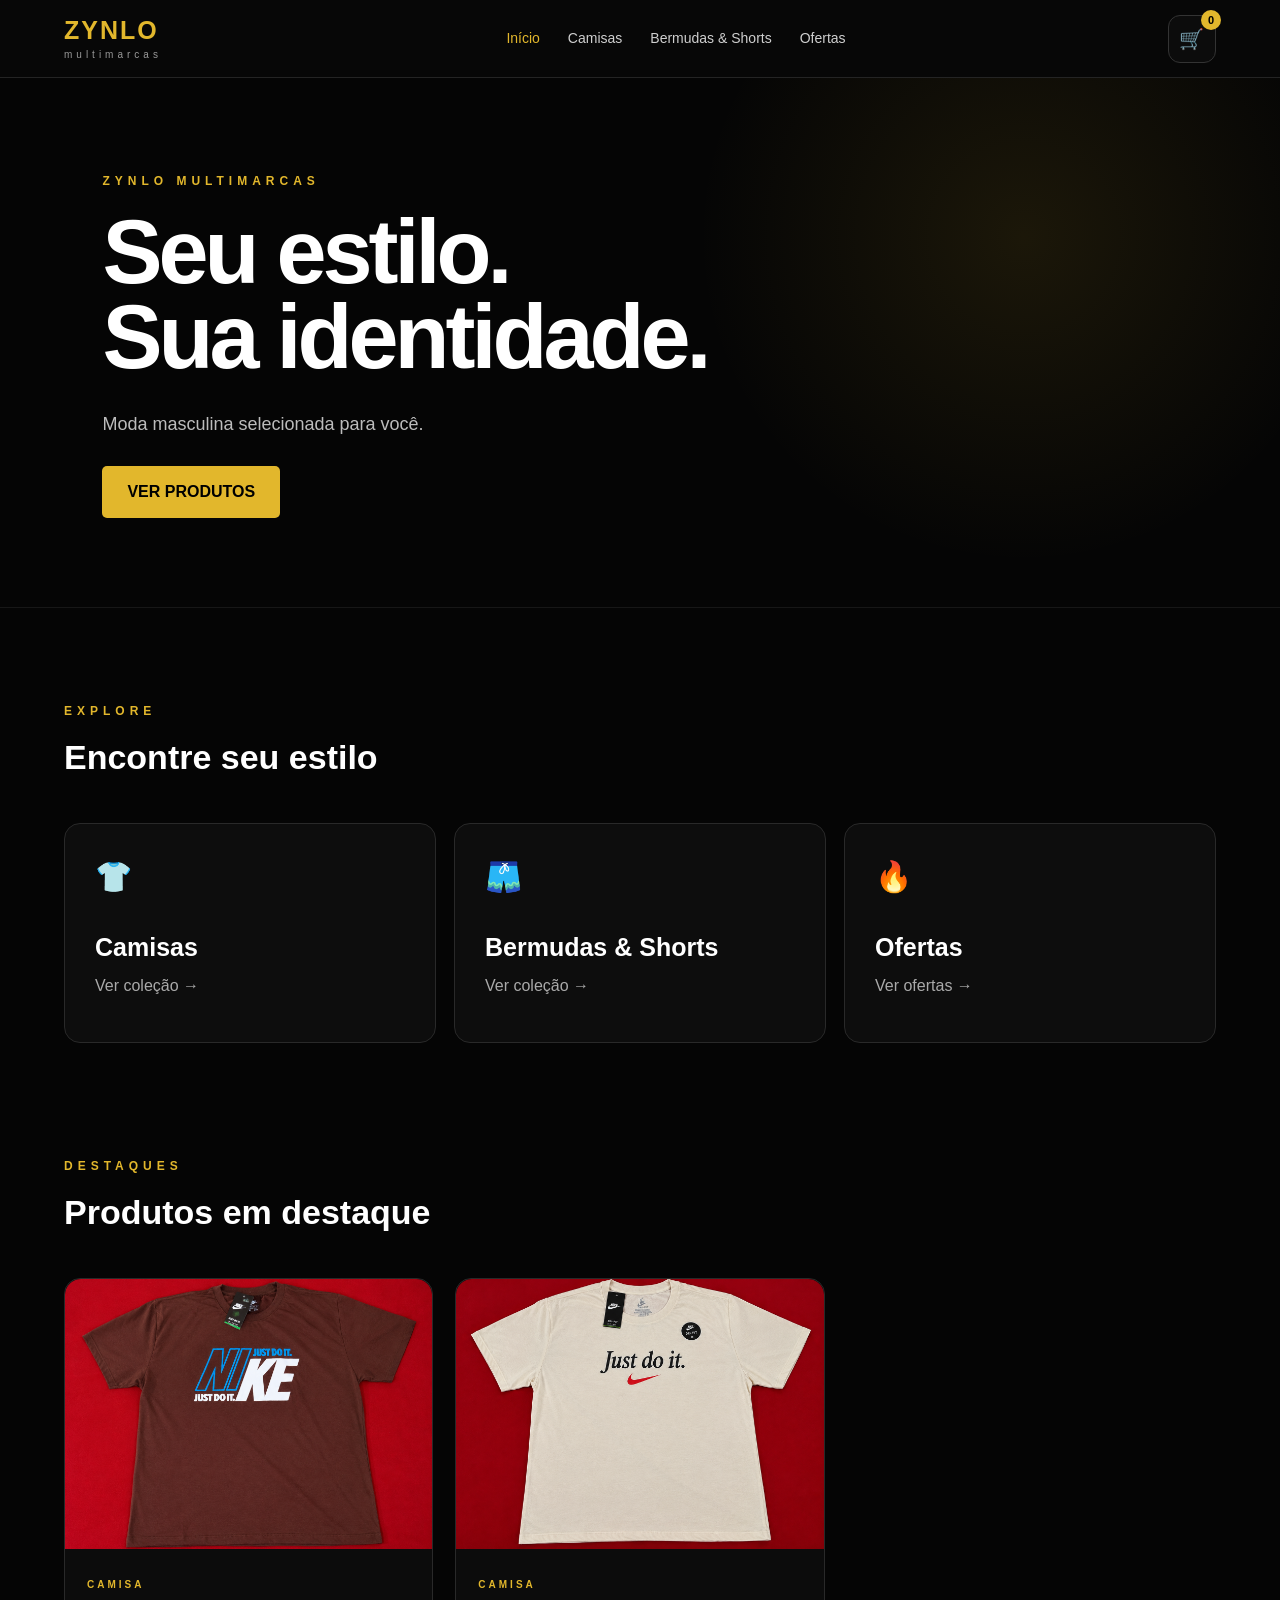
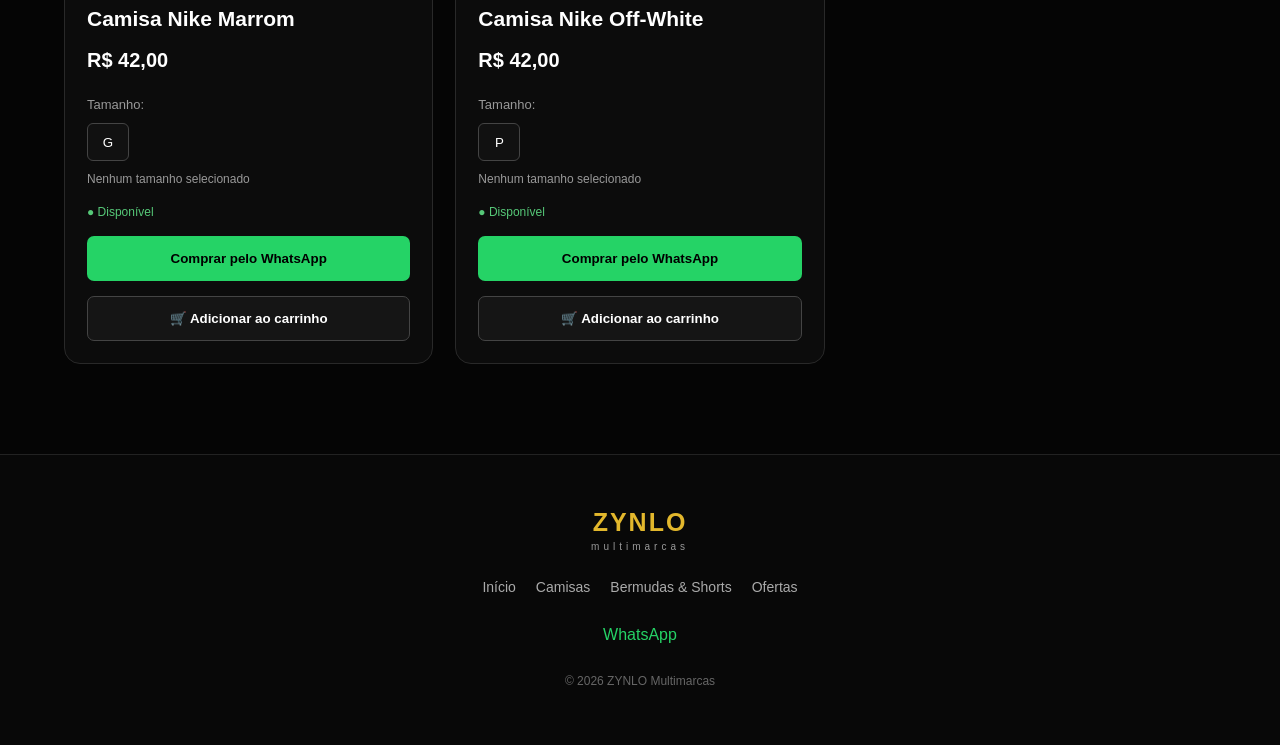
<file: index.html>
<!DOCTYPE html>
<html lang="pt-BR">

<head>

    <meta charset="UTF-8">

    <meta
        name="viewport"
        content="width=device-width, initial-scale=1.0">

    <title>ZYNLO Multimarcas</title>

    <link
        rel="stylesheet"
        href="style.css">

</head>

<body>


<header class="topo">

    <a
        href="index.html"
        class="logo">

        <strong>ZYNLO</strong>

        <span>multimarcas</span>

    </a>


    <nav class="menu">

        <a
            href="index.html"
            class="ativo">

            Início

        </a>

        <a href="camisas.html">
            Camisas
        </a>

        <a href="bermudas.html">
            Bermudas & Shorts
        </a>

        <a href="ofertas.html">
            Ofertas
        </a>

    </nav>


    <button
        class="botao-carrinho"
        onclick="abrirCarrinho()">

        🛒

        <span id="contadorCarrinho">
            0
        </span>

    </button>

</header>



<main>


    <!-- HERO -->

    <section class="hero">

        <div class="hero-conteudo">

            <span class="mini-titulo">
                ZYNLO MULTIMARCAS
            </span>

            <h1>
                Seu estilo.<br>
                Sua identidade.
            </h1>

            <p>
                Moda masculina selecionada para você.
            </p>

            <a
                href="#produtos"
                class="botao-principal">

                VER PRODUTOS

            </a>

        </div>

    </section>



    <!-- CATEGORIAS -->

    <section class="secao">

        <div class="titulo-secao">

            <span>
                EXPLORE
            </span>

            <h2>
                Encontre seu estilo
            </h2>

        </div>


        <div class="categorias">


            <a
                href="camisas.html"
                class="categoria-card">

                <div class="icone">
                    👕
                </div>

                <h3>
                    Camisas
                </h3>

                <p>
                    Ver coleção →
                </p>

            </a>



            <a
                href="bermudas.html"
                class="categoria-card">

                <div class="icone">
                    🩳
                </div>

                <h3>
                    Bermudas & Shorts
                </h3>

                <p>
                    Ver coleção →
                </p>

            </a>



            <a
                href="ofertas.html"
                class="categoria-card oferta-card">

                <div class="icone">
                    🔥
                </div>

                <h3>
                    Ofertas
                </h3>

                <p>
                    Ver ofertas →
                </p>

            </a>


        </div>

    </section>



    <!-- PRODUTOS -->

    <section
        class="secao produtos-secao"
        id="produtos">


        <div class="titulo-secao">

            <span>
                DESTAQUES
            </span>

            <h2>
                Produtos em destaque
            </h2>

        </div>



        <div class="produtos-grid">


            <!-- CAMISA NIKE MARROM -->

            <article class="produto-card">

                <div class="produto-foto">

                    <img
                        src="camisa-nike-marrom.png"
                        alt="Camisa Nike Marrom">

                </div>


                <div class="produto-info">

                    <span class="produto-categoria">
                        CAMISA
                    </span>


                    <h3>
                        Camisa Nike Marrom
                    </h3>


                    <strong class="produto-preco">
                        R$ 42,00
                    </strong>


                    <div class="tamanhos">

                        <span>
                            Tamanho:
                        </span>

                        <button
    onclick="selecionarTamanho(this, 'Camisa Nike marrom')">

    G

                        </button>

                    </div>


                    <p class="tamanho-escolhido">
                        Nenhum tamanho selecionado 
                    </p>


                    <span class="disponivel">
                        ● Disponível
                    </span>


                    <button
                        class="botao-comprar"
                        onclick="comprarProduto(
                            'Camisa Nike Marrom',
                            '42,00'
                        )">

                        Comprar pelo WhatsApp

                    </button>


                    <button
                        class="botao-carrinho-produto"
                        onclick="adicionarCarrinho(
                            'Camisa Nike Marrom',
                            42.00,
                            'camisa-nike-marrom.png'
                        )">

                        🛒 Adicionar ao carrinho

                    </button>

                </div>

            </article>



            



            <!-- CAMISA NIKE OFF-WHITE -->

            <article class="produto-card">

                <div class="produto-foto">

                    <img
                        src="camisa-nike-offwhite.png"
                        alt="Camisa Nike Dri-FIT Off-White">

                </div>


                <div class="produto-info">

                    <span class="produto-categoria">
                        CAMISA
                    </span>


                    <h3>
                        Camisa Nike Off-White
                    </h3>


                    <strong class="produto-preco">
                        R$ 42,00
                    </strong>


                    <div class="tamanhos">

                        <span>
                            Tamanho:
                        </span>

                        <button
    onclick="selecionarTamanho(this, 'Camisa Nike Off-White')">

    P

                        </button>

                    </div>


                    <p class="tamanho-escolhido">
                        Nenhum tamanho selecionado 
                    </p>


                    <span class="disponivel">
                        ● Disponível
                    </span>


                    <button
                        class="botao-comprar"
                        onclick="comprarProduto(
                            'Camisa Nike Dri-FIT Off-White',
                            '42,00'
                        )">

                        Comprar pelo WhatsApp

                    </button>


                    <button
                        class="botao-carrinho-produto"
                        onclick="adicionarCarrinho(
                            'Camisa Nike Dri-FIT Off-White',
                            42.00,
                            'camisa-nike-offwhite.png'
                        )">

                        🛒 Adicionar ao carrinho

                    </button>

                </div>

            </article>


        </div>

    </section>


</main>



<!-- FUNDO DO CARRINHO -->

<div
    id="fundoCarrinho"
    class="fundo-carrinho"
    onclick="fecharCarrinho()">
</div>



<!-- CARRINHO -->

<aside
    id="carrinho"
    class="carrinho">


    <div class="carrinho-topo">

        <h2>
            Seu carrinho
        </h2>

        <button
            onclick="fecharCarrinho()">

            ✕

        </button>

    </div>


    <div
        id="listaCarrinho"
        class="lista-carrinho">

        <p class="carrinho-vazio">
            Seu carrinho está vazio.
        </p>

    </div>


    <div class="carrinho-final">

        <strong>

            Total:

            <span id="totalCarrinho">
                R$ 0,00
            </span>

        </strong>


        <button
            class="botao-comprar"
            onclick="finalizarCarrinho()">

            Comprar pelo WhatsApp

        </button>

    </div>

</aside>



<!-- RODAPÉ -->

<footer class="rodape">


    <div class="logo">

        <strong>
            ZYNLO
        </strong>

        <span>
            multimarcas
        </span>

    </div>


    <div class="rodape-links">

        <a href="index.html">
            Início
        </a>

        <a href="camisas.html">
            Camisas
        </a>

        <a href="bermudas.html">
            Bermudas & Shorts
        </a>

        <a href="ofertas.html">
            Ofertas
        </a>

    </div>


    <a
        class="whatsapp-rodape"
        href="https://wa.me/5582994335034"
        target="_blank">

        WhatsApp

    </a>


    <p>
        © 2026 ZYNLO Multimarcas
    </p>


</footer>



<script src="game.js"></script>

</body>

        </html>
</file>
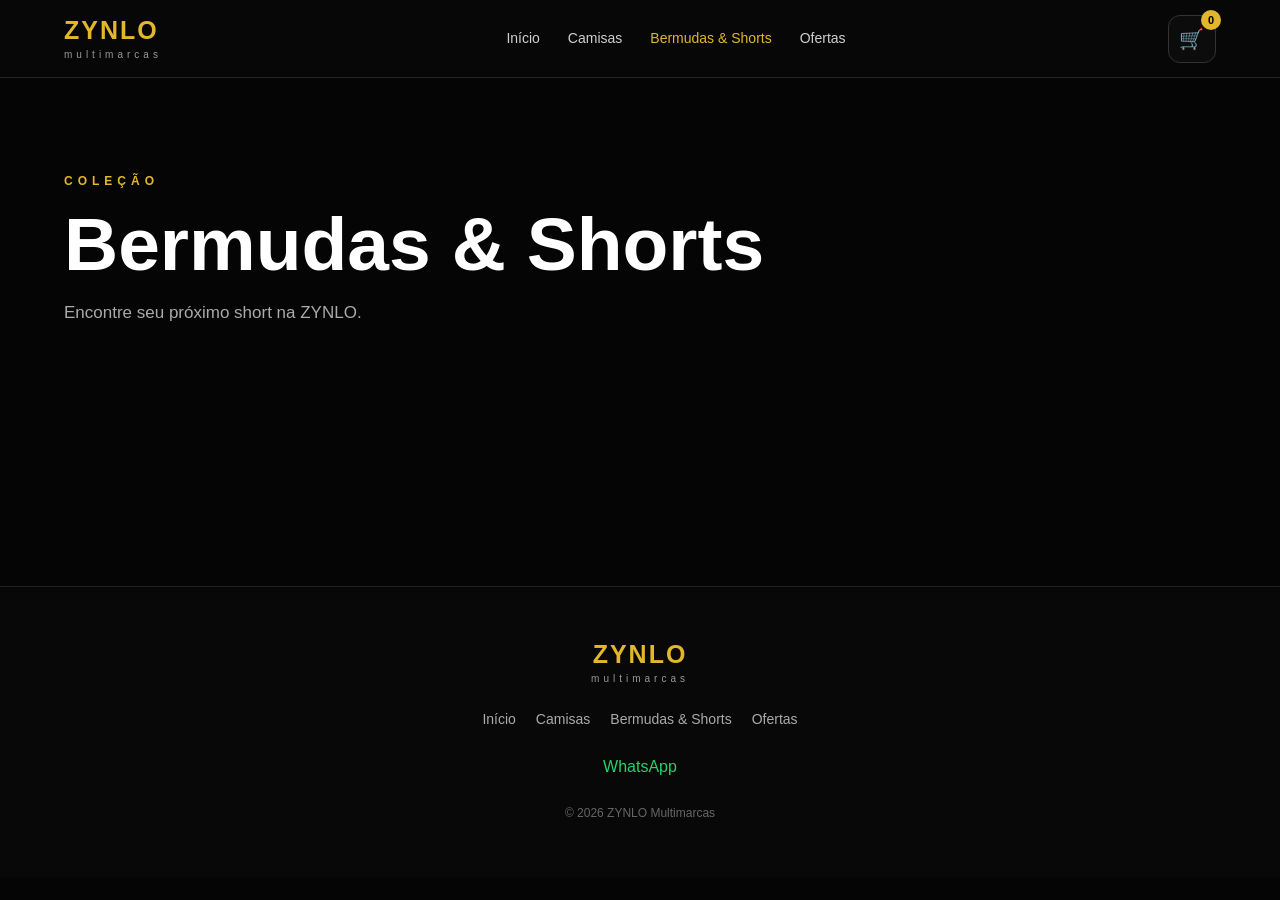
<file: bermudas.html>
<!DOCTYPE html>
<html lang="pt-BR">

<head>

    <meta charset="UTF-8">

    <meta
        name="viewport"
        content="width=device-width, initial-scale=1.0">

    <title>
        Bermudas & Shorts | ZYNLO
    </title>

    <link
        rel="stylesheet"
        href="style.css">

</head>

<body>


<header class="topo">


    <a
        href="index.html"
        class="logo">

        <strong>
            ZYNLO
        </strong>

        <span>
            multimarcas
        </span>

    </a>


    <nav class="menu">

        <a href="index.html">
            Início
        </a>

        <a href="camisas.html">
            Camisas
        </a>

        <a
            href="bermudas.html"
            class="ativo">

            Bermudas & Shorts

        </a>

        <a href="ofertas.html">
            Ofertas
        </a>

    </nav>


    <button
        class="botao-carrinho"
        onclick="abrirCarrinho()">

        🛒

        <span id="contadorCarrinho">
            0
        </span>

    </button>


</header>



<main>


    <section class="pagina-topo">

        <span>
            COLEÇÃO
        </span>

        <h1>
            Bermudas & Shorts
        </h1>

        <p>
            Encontre seu próximo short na ZYNLO.
        </p>

    </section>



    <section class="secao">


        <div class="produtos-grid">





        </div>

    </section>


</main>



<div
    id="fundoCarrinho"
    class="fundo-carrinho"
    onclick="fecharCarrinho()">
</div>



<aside
    id="carrinho"
    class="carrinho">


    <div class="carrinho-topo">

        <h2>
            Seu carrinho
        </h2>


        <button
            onclick="fecharCarrinho()">

            ✕

        </button>

    </div>


    <div
        id="listaCarrinho"
        class="lista-carrinho">

        <p class="carrinho-vazio">
            Seu carrinho está vazio.
        </p>

    </div>


    <div class="carrinho-final">

        <strong>

            Total:

            <span id="totalCarrinho">
                R$ 0,00
            </span>

        </strong>


        <button
            class="botao-comprar"
            onclick="finalizarCarrinho()">

            Comprar pelo WhatsApp

        </button>

    </div>


</aside>



<footer class="rodape">


    <div class="logo">

        <strong>
            ZYNLO
        </strong>

        <span>
            multimarcas
        </span>

    </div>


    <div class="rodape-links">

        <a href="index.html">
            Início
        </a>

        <a href="camisas.html">
            Camisas
        </a>

        <a href="bermudas.html">
            Bermudas & Shorts
        </a>

        <a href="ofertas.html">
            Ofertas
        </a>

    </div>


    <a
        class="whatsapp-rodape"
        href="https://wa.me/5582994335034"
        target="_blank">

        WhatsApp

    </a>


    <p>
        © 2026 ZYNLO Multimarcas
    </p>


</footer>



<script src="game.js"></script>

</body>

                        </html>
</file>
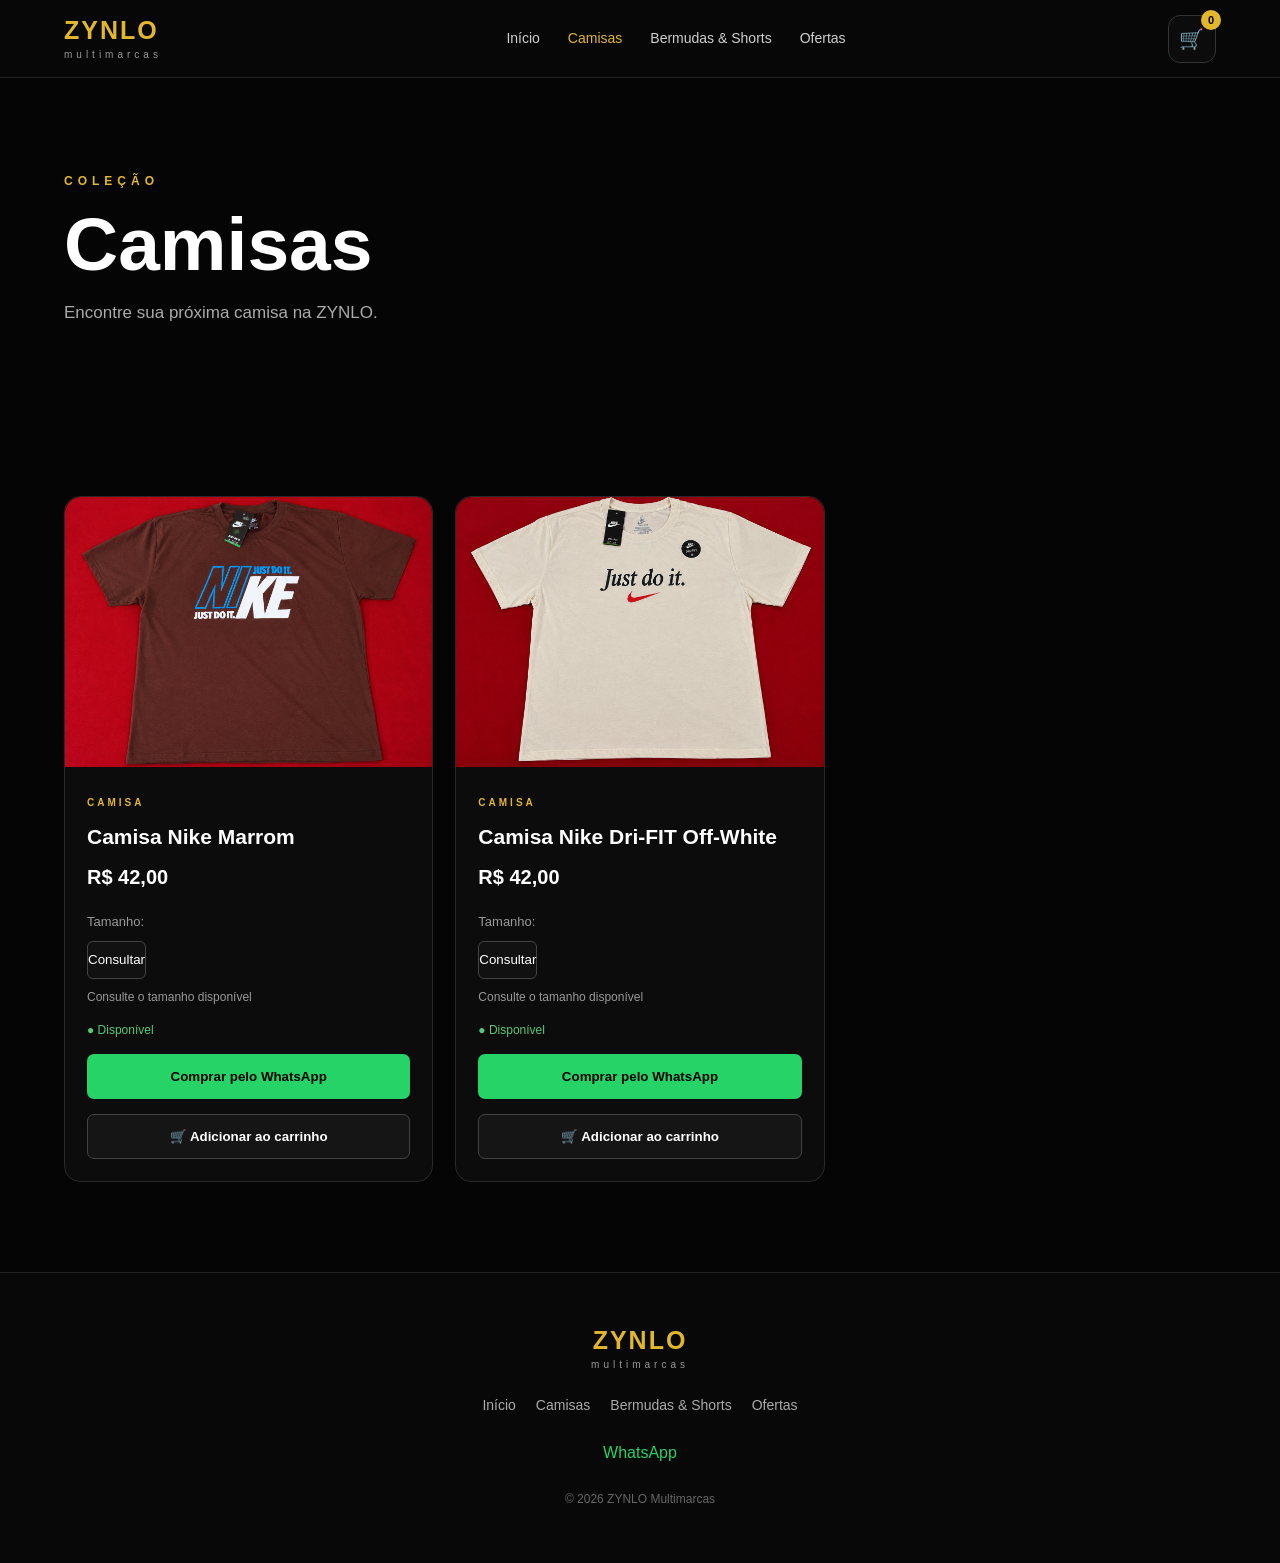
<file: camisas.html>
<!DOCTYPE html>
<html lang="pt-BR">

<head>

    <meta charset="UTF-8">

    <meta
        name="viewport"
        content="width=device-width, initial-scale=1.0">

    <title>
        Camisas | ZYNLO Multimarcas
    </title>

    <link
        rel="stylesheet"
        href="style.css">

</head>

<body>


<header class="topo">


    <a
        href="index.html"
        class="logo">

        <strong>
            ZYNLO
        </strong>

        <span>
            multimarcas
        </span>

    </a>


    <nav class="menu">

        <a href="index.html">
            Início
        </a>

        <a
            href="camisas.html"
            class="ativo">

            Camisas

        </a>

        <a href="bermudas.html">
            Bermudas & Shorts
        </a>

        <a href="ofertas.html">
            Ofertas
        </a>

    </nav>


    <button
        class="botao-carrinho"
        onclick="abrirCarrinho()">

        🛒

        <span id="contadorCarrinho">
            0
        </span>

    </button>


</header>



<main>


    <section class="pagina-topo">

        <span>
            COLEÇÃO
        </span>

        <h1>
            Camisas
        </h1>

        <p>
            Encontre sua próxima camisa na ZYNLO.
        </p>

    </section>



    <section class="secao">


        <div class="produtos-grid">


            <!-- CAMISA NIKE MARROM -->

            <article class="produto-card">


                <div class="produto-foto">

                    <img
                        src="camisa-nike-marrom.png"
                        alt="Camisa Nike Marrom">

                </div>


                <div class="produto-info">


                    <span class="produto-categoria">
                        CAMISA
                    </span>


                    <h3>
                        Camisa Nike Marrom
                    </h3>


                    <strong class="produto-preco">
                        R$ 42,00
                    </strong>


                    <div class="tamanhos">

                        <span>
                            Tamanho:
                        </span>

                        <button
                            onclick="comprarProduto(
                                'Camisa Nike Marrom',
                                '42,00'
                            )">

                            Consultar

                        </button>

                    </div>


                    <p class="tamanho-escolhido">
                        Consulte o tamanho disponível
                    </p>


                    <span class="disponivel">
                        ● Disponível
                    </span>


                    <button
                        class="botao-comprar"
                        onclick="comprarProduto(
                            'Camisa Nike Marrom',
                            '42,00'
                        )">

                        Comprar pelo WhatsApp

                    </button>


                    <button
                        class="botao-carrinho-produto"
                        onclick="adicionarCarrinho(
                            'Camisa Nike Marrom',
                            42.00,
                            'camisa-nike-marrom.png'
                        )">

                        🛒 Adicionar ao carrinho

                    </button>


                </div>

            </article>



            <!-- CAMISA NIKE OFF-WHITE -->

            <article class="produto-card">


                <div class="produto-foto">

                    <img
                        src="camisa-nike-offwhite.png"
                        alt="Camisa Nike Dri-FIT Off-White">

                </div>


                <div class="produto-info">


                    <span class="produto-categoria">
                        CAMISA
                    </span>


                    <h3>
                        Camisa Nike Dri-FIT Off-White
                    </h3>


                    <strong class="produto-preco">
                        R$ 42,00
                    </strong>


                    <div class="tamanhos">

                        <span>
                            Tamanho:
                        </span>

                        <button
                            onclick="comprarProduto(
                                'Camisa Nike Dri-FIT Off-White',
                                '42,00'
                            )">

                            Consultar

                        </button>

                    </div>


                    <p class="tamanho-escolhido">
                        Consulte o tamanho disponível
                    </p>


                    <span class="disponivel">
                        ● Disponível
                    </span>


                    <button
                        class="botao-comprar"
                        onclick="comprarProduto(
                            'Camisa Nike Dri-FIT Off-White',
                            '42,00'
                        )">

                        Comprar pelo WhatsApp

                    </button>


                    <button
                        class="botao-carrinho-produto"
                        onclick="adicionarCarrinho(
                            'Camisa Nike Dri-FIT Off-White',
                            42.00,
                            'camisa-nike-offwhite.png'
                        )">

                        🛒 Adicionar ao carrinho

                    </button>


                </div>

            </article>


        </div>

    </section>


</main>



<div
    id="fundoCarrinho"
    class="fundo-carrinho"
    onclick="fecharCarrinho()">
</div>



<aside
    id="carrinho"
    class="carrinho">


    <div class="carrinho-topo">

        <h2>
            Seu carrinho
        </h2>

        <button
            onclick="fecharCarrinho()">

            ✕

        </button>

    </div>


    <div
        id="listaCarrinho"
        class="lista-carrinho">

        <p class="carrinho-vazio">
            Seu carrinho está vazio.
        </p>

    </div>


    <div class="carrinho-final">

        <strong>

            Total:

            <span id="totalCarrinho">
                R$ 0,00
            </span>

        </strong>


        <button
            class="botao-comprar"
            onclick="finalizarCarrinho()">

            Comprar pelo WhatsApp

        </button>

    </div>


</aside>



<footer class="rodape">


    <div class="logo">

        <strong>
            ZYNLO
        </strong>

        <span>
            multimarcas
        </span>

    </div>


    <div class="rodape-links">

        <a href="index.html">
            Início
        </a>

        <a href="camisas.html">
            Camisas
        </a>

        <a href="bermudas.html">
            Bermudas & Shorts
        </a>

        <a href="ofertas.html">
            Ofertas
        </a>

    </div>


    <a
        class="whatsapp-rodape"
        href="https://wa.me/5582994335034"
        target="_blank">

        WhatsApp

    </a>


    <p>
        © 2026 ZYNLO Multimarcas
    </p>


</footer>



<script src="game.js"></script>

</body>

    </html>
</file>
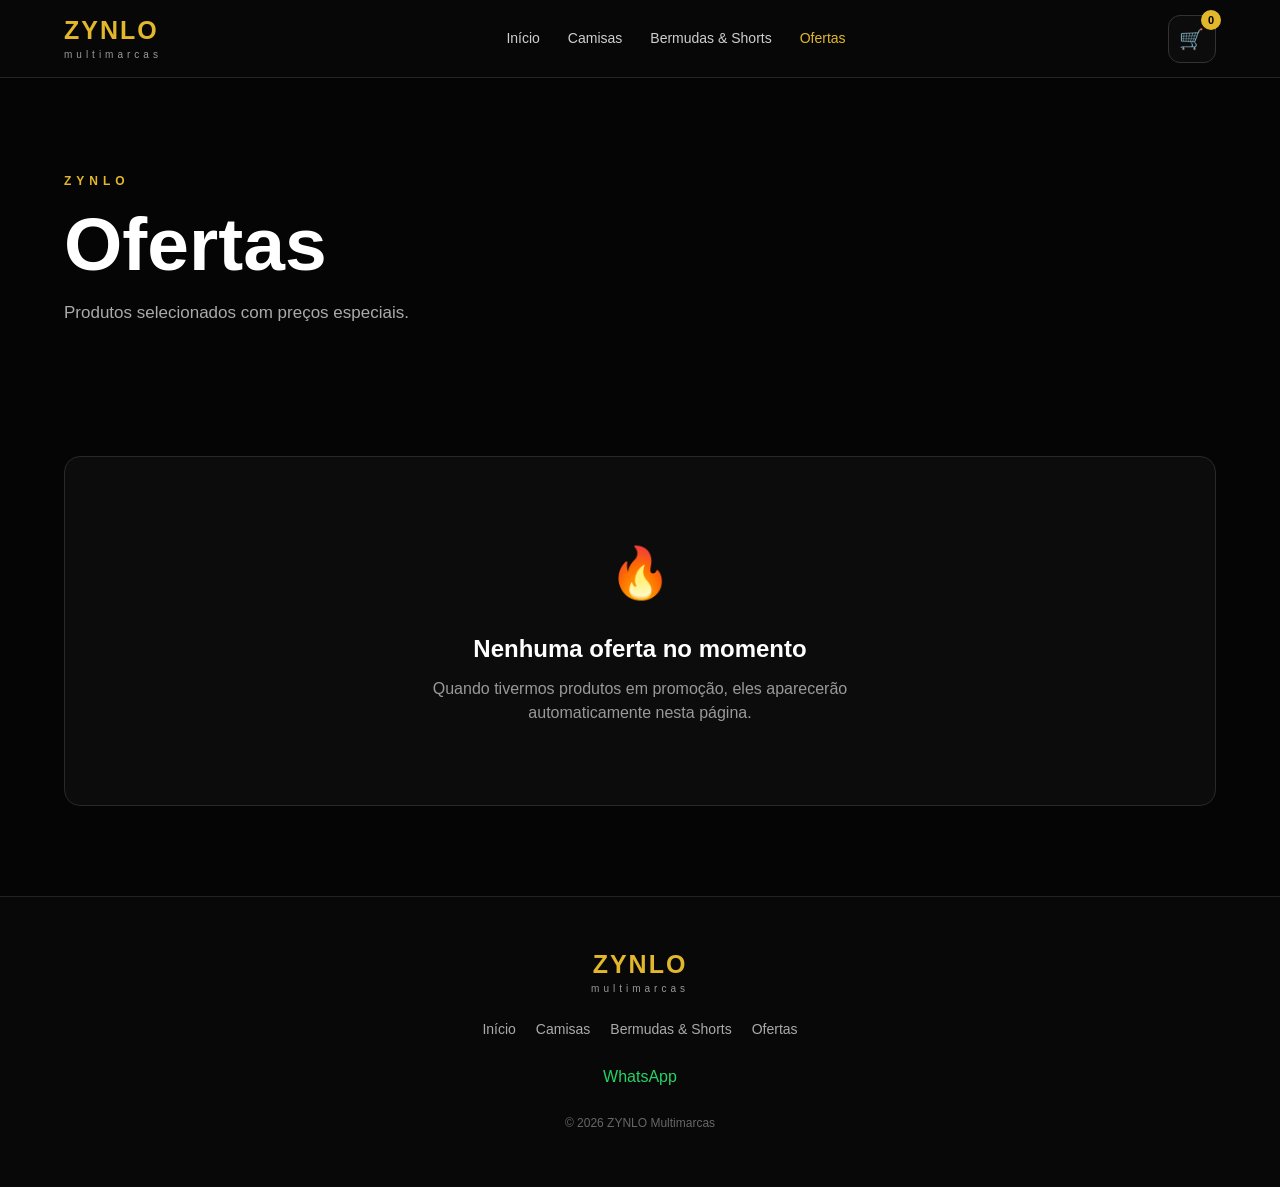
<file: ofertas.html>
<!DOCTYPE html>
<html lang="pt-BR">

<head>

    <meta charset="UTF-8">

    <meta
        name="viewport"
        content="width=device-width, initial-scale=1.0">

    <title>Ofertas | ZYNLO Multimarcas</title>

    <link rel="stylesheet" href="style.css">

</head>


<body>


<header class="topo">

    <a href="index.html" class="logo">

        <strong>ZYNLO</strong>

        <span>multimarcas</span>

    </a>


    <nav class="menu">

        <a href="index.html">
            Início
        </a>

        <a href="camisas.html">
            Camisas
        </a>

        <a href="bermudas.html">
            Bermudas & Shorts
        </a>

        <a href="ofertas.html" class="ativo">
            Ofertas
        </a>

    </nav>


    <button
        class="botao-carrinho"
        onclick="abrirCarrinho()">

        🛒

        <span id="contadorCarrinho">
            0
        </span>

    </button>

</header>


<main>

    <section class="pagina-topo">

        <span>
            ZYNLO
        </span>

        <h1>
            Ofertas
        </h1>

        <p>
            Produtos selecionados com preços especiais.
        </p>

    </section>


    <section class="secao">

        <div class="sem-produtos">

            <div>
                🔥
            </div>

            <h2>
                Nenhuma oferta no momento
            </h2>

            <p>
                Quando tivermos produtos em promoção,
                eles aparecerão automaticamente nesta página.
            </p>

        </div>

    </section>

</main>


<div
    id="fundoCarrinho"
    class="fundo-carrinho"
    onclick="fecharCarrinho()">
</div>


<aside id="carrinho" class="carrinho">

    <div class="carrinho-topo">

        <h2>
            Seu carrinho
        </h2>

        <button onclick="fecharCarrinho()">
            ✕
        </button>

    </div>


    <div id="listaCarrinho" class="lista-carrinho">

        <p class="carrinho-vazio">
            Seu carrinho está vazio.
        </p>

    </div>


    <div class="carrinho-final">

        <strong>

            Total:

            <span id="totalCarrinho">
                R$ 0,00
            </span>

        </strong>


        <button
            class="botao-comprar"
            onclick="finalizarCarrinho()">

            Comprar pelo WhatsApp

        </button>

    </div>

</aside>


<footer class="rodape">

    <div class="logo">

        <strong>ZYNLO</strong>

        <span>multimarcas</span>

    </div>


    <div class="rodape-links">

        <a href="index.html">
            Início
        </a>

        <a href="camisas.html">
            Camisas
        </a>

        <a href="bermudas.html">
            Bermudas & Shorts
        </a>

        <a href="ofertas.html">
            Ofertas
        </a>

    </div>


    <a
        class="whatsapp-rodape"
        href="https://wa.me/5582994335034"
        target="_blank">

        WhatsApp

    </a>


    <p>
        © 2026 ZYNLO Multimarcas
    </p>

</footer>


<script src="game.js"></script>

</body>

</html>
</file>
<file: style.css>
* {
    margin: 0;
    padding: 0;
    box-sizing: border-box;
}


html {
    scroll-behavior: smooth;
}


body {
    background: #050505;
    color: #ffffff;
    font-family: Arial, Helvetica, sans-serif;
    line-height: 1.5;
}


a {
    color: inherit;
    text-decoration: none;
}


button {
    font-family: inherit;
}


/* =========================
   TOPO
========================= */

.topo {
    min-height: 78px;
    padding: 0 5%;
    display: flex;
    align-items: center;
    justify-content: space-between;
    gap: 25px;
    border-bottom: 1px solid #242424;
    background: #070707;
    position: sticky;
    top: 0;
    z-index: 50;
}


.logo {
    display: flex;
    flex-direction: column;
    line-height: 1;
    min-width: 120px;
}


.logo strong {
    color: #e2b72c;
    font-size: 25px;
    letter-spacing: 2px;
}


.logo span {
    margin-top: 7px;
    color: #999;
    font-size: 10px;
    letter-spacing: 4px;
    text-transform: lowercase;
}


.menu {
    display: flex;
    align-items: center;
    justify-content: center;
    gap: 28px;
}


.menu a {
    color: #cfcfcf;
    font-size: 14px;
    transition: .2s;
}


.menu a:hover,
.menu a.ativo {
    color: #e2b72c;
}


.botao-carrinho {
    width: 48px;
    height: 48px;
    border: 1px solid #333;
    border-radius: 12px;
    background: #0c0c0c;
    color: white;
    font-size: 20px;
    cursor: pointer;
    position: relative;
}


.botao-carrinho span {
    position: absolute;
    top: -6px;
    right: -6px;
    width: 20px;
    height: 20px;
    border-radius: 50%;
    background: #e2b72c;
    color: #000;
    font-size: 11px;
    display: flex;
    align-items: center;
    justify-content: center;
    font-weight: bold;
}


/* =========================
   HERO
========================= */

.hero {
    min-height: 530px;
    display: flex;
    align-items: center;
    padding: 70px 8%;
    border-bottom: 1px solid #171717;
    background:
        radial-gradient(
            circle at 80% 30%,
            rgba(226,183,44,.10),
            transparent 30%
        );
}


.hero-conteudo {
    max-width: 700px;
}


.mini-titulo {
    color: #e2b72c;
    font-size: 12px;
    font-weight: bold;
    letter-spacing: 5px;
}


.hero h1 {
    margin-top: 18px;
    font-size: clamp(48px, 8vw, 90px);
    line-height: .95;
    letter-spacing: -4px;
}


.hero p {
    margin-top: 30px;
    color: #bcbcbc;
    font-size: 18px;
}


.botao-principal {
    display: inline-block;
    margin-top: 28px;
    padding: 14px 25px;
    background: #e2b72c;
    color: #000;
    font-weight: bold;
    border-radius: 5px;
    transition: .2s;
}


.botao-principal:hover {
    transform: translateY(-2px);
    background: #f0c83d;
}


/* =========================
   SEÇÕES
========================= */

.secao {
    width: min(1200px, 90%);
    margin: auto;
    padding: 90px 0;
}


.titulo-secao span {
    color: #e2b72c;
    font-size: 12px;
    font-weight: bold;
    letter-spacing: 5px;
}


.titulo-secao h2 {
    margin-top: 10px;
    font-size: 34px;
}


/* =========================
   CATEGORIAS
========================= */

.categorias {
    margin-top: 40px;
    display: grid;
    grid-template-columns: repeat(3, 1fr);
    gap: 18px;
}


.categoria-card {
    min-height: 220px;
    padding: 30px;
    border: 1px solid #292929;
    border-radius: 16px;
    background: #0d0d0d;
    transition: .25s;
}


.categoria-card:hover {
    border-color: #e2b72c;
    transform: translateY(-4px);
}


.categoria-card .icone {
    font-size: 30px;
}


.categoria-card h3 {
    margin-top: 30px;
    font-size: 25px;
}


.categoria-card p {
    margin-top: 7px;
    color: #aaa;
}


.oferta-card:hover {
    border-color: #e2b72c;
}


/* =========================
   PRODUTOS
========================= */

.produtos-secao {
    padding-top: 20px;
}


.produtos-grid {
    margin-top: 40px;
    display: grid;
    grid-template-columns: repeat(3, 1fr);
    gap: 22px;
}


.produto-card {
    overflow: hidden;
    border: 1px solid #292929;
    border-radius: 16px;
    background: #0c0c0c;
}

.produto-foto {
    width: 100%;
    height: 270px;
    background: #e00020;
    border-radius: 16px 16px 0 0;
    overflow: hidden;
    display: flex;
    align-items: center;
    justify-content: center;
}
.produto-foto img {
    width: 100%;
    height: 100%;
    object-fit: cover;
    object-position: center;
    display: block;
}



.produto-card:hover .produto-foto img {
    transform: scale(1.03);
}


.produto-info {
    padding: 22px;
}


.produto-categoria {
    color: #e2b72c;
    font-size: 10px;
    letter-spacing: 3px;
    font-weight: bold;
}


.produto-info h3 {
    margin-top: 8px;
    font-size: 21px;
}


.produto-preco {
    display: block;
    margin-top: 10px;
    font-size: 20px;
}


.tamanhos {
    margin-top: 20px;
    display: flex;
    align-items: center;
    flex-wrap: wrap;
    gap: 7px;
}


.tamanhos span {
    width: 100%;
    color: #999;
    font-size: 13px;
    margin-bottom: 2px;
}


.tamanhos button {
    min-width: 42px;
    height: 38px;
    border: 1px solid #444;
    background: #111;
    color: white;
    border-radius: 6px;
    cursor: pointer;
}


.tamanhos button:hover,
.tamanhos button.selecionado {
    background: #e2b72c;
    border-color: #e2b72c;
    color: #000;
}


.tamanho-escolhido {
    margin-top: 9px;
    color: #999;
    font-size: 12px;
}


.disponivel {
    display: block;
    margin-top: 15px;
    color: #56c878;
    font-size: 12px;
}


.botao-comprar,
.botao-carrinho-produto {
    width: 100%;
    margin-top: 15px;
    min-height: 45px;
    border-radius: 7px;
    cursor: pointer;
    font-weight: bold;
}


.botao-comprar {
    border: 0;
    background: #25d366;
    color: #000;
}


.botao-comprar:hover {
    background: #45df7c;
}


.botao-carrinho-produto {
    border: 1px solid #444;
    background: #151515;
    color: white;
}


.botao-carrinho-produto:hover {
    border-color: #e2b72c;
    color: #e2b72c;
}


/* =========================
   PÁGINAS INTERNAS
========================= */

.pagina-topo {
    width: min(1200px, 90%);
    margin: auto;
    padding: 90px 0 40px;
}


.pagina-topo span {
    color: #e2b72c;
    font-size: 12px;
    font-weight: bold;
    letter-spacing: 5px;
}


.pagina-topo h1 {
    margin-top: 15px;
    font-size: clamp(45px, 8vw, 75px);
    line-height: 1;
}


.pagina-topo p {
    margin-top: 18px;
    color: #aaa;
    font-size: 17px;
}


/* =========================
   SEM PRODUTOS
========================= */

.sem-produtos {
    min-height: 350px;
    border: 1px solid #292929;
    border-radius: 16px;
    background: #0c0c0c;
    display: flex;
    flex-direction: column;
    align-items: center;
    justify-content: center;
    text-align: center;
    padding: 40px;
}


.sem-produtos > div {
    font-size: 50px;
}


.sem-produtos h2 {
    margin-top: 20px;
}


.sem-produtos p {
    max-width: 500px;
    margin-top: 10px;
    color: #999;
}


/* =========================
   CARRINHO
========================= */

.fundo-carrinho {
    position: fixed;
    inset: 0;
    background: rgba(0,0,0,.65);
    z-index: 100;
    display: none;
}


.fundo-carrinho.aberto {
    display: block;
}


.carrinho {
    position: fixed;
    right: -420px;
    top: 0;
    width: min(400px, 90%);
    height: 100vh;
    background: #0c0c0c;
    border-left: 1px solid #333;
    z-index: 110;
    display: flex;
    flex-direction: column;
    transition: .3s;
}


.carrinho.aberto {
    right: 0;
}


.carrinho-topo {
    padding: 22px;
    display: flex;
    justify-content: space-between;
    align-items: center;
    border-bottom: 1px solid #292929;
}


.carrinho-topo h2 {
    font-size: 22px;
}


.carrinho-topo button {
    background: transparent;
    border: 0;
    color: white;
    font-size: 22px;
    cursor: pointer;
}


.lista-carrinho {
    flex: 1;
    overflow-y: auto;
    padding: 20px;
}


.carrinho-vazio {
    color: #888;
    text-align: center;
    margin-top: 50px;
}


.item-carrinho {
    display: flex;
    gap: 12px;
    padding: 12px 0;
    border-bottom: 1px solid #292929;
}


.item-carrinho img {
    width: 70px;
    height: 70px;
    object-fit: contain;
    background: white;
    border-radius: 7px;
}


.item-carrinho-info {
    flex: 1;
}


.item-carrinho-info h4 {
    font-size: 14px;
}


.item-carrinho-info p {
    margin-top: 5px;
    color: #aaa;
    font-size: 13px;
}


.remover-item {
    border: 0;
    background: transparent;
    color: #ff5555;
    cursor: pointer;
}


.carrinho-final {
    padding: 20px;
    border-top: 1px solid #292929;
}


.carrinho-final strong {
    display: flex;
    justify-content: space-between;
}


/* =========================
   RODAPÉ
========================= */

.rodape {
    padding: 55px 5%;
    border-top: 1px solid #222;
    background: #080808;
    text-align: center;
}


.rodape .logo {
    margin: auto;
    width: fit-content;
}


.rodape-links {
    margin-top: 25px;
    display: flex;
    justify-content: center;
    flex-wrap: wrap;
    gap: 20px;
}


.rodape-links a {
    color: #aaa;
    font-size: 14px;
}


.rodape-links a:hover {
    color: #e2b72c;
}


.whatsapp-rodape {
    display: inline-block;
    margin-top: 25px;
    color: #25d366;
}


.rodape > p {
    margin-top: 25px;
    color: #666;
    font-size: 12px;
}


/* =========================
   RESPONSIVO
========================= */

@media (max-width: 850px) {

    .topo {
        padding: 15px 5%;
        flex-wrap: wrap;
    }


    .menu {
        order: 3;
        width: 100%;
        overflow-x: auto;
        justify-content: flex-start;
        padding-bottom: 5px;
        gap: 22px;
    }


    .menu a {
        white-space: nowrap;
    }


    .hero {
        min-height: 500px;
        padding: 60px 7%;
    }


    .categorias {
        grid-template-columns: 1fr;
    }


    .produtos-grid {
        grid-template-columns: repeat(2, 1fr);
    }

}


@media (max-width: 560px) {

    .logo strong {
        font-size: 21px;
    }


    .hero h1 {
        font-size: 52px;
        letter-spacing: -3px;
    }


    .hero p {
        font-size: 16px;
    }


    .secao {
        padding: 65px 0;
    }


    .titulo-secao h2 {
        font-size: 29px;
    }


    .produtos-grid {
        grid-template-columns: 1fr;
    }


    .produto-foto {
        aspect-ratio: 1 / 1;
    }


    .pagina-topo {
        padding-top: 65px;
    }

}
/* Tamanhos indisponíveis */
.tamanho-indisponivel {
    opacity: 0.45;
    text-decoration: line-through;
    cursor: not-allowed;
        }

.foto-short-claro {
    transform: rotate(-90deg) scale(1.15);
}
</file>
